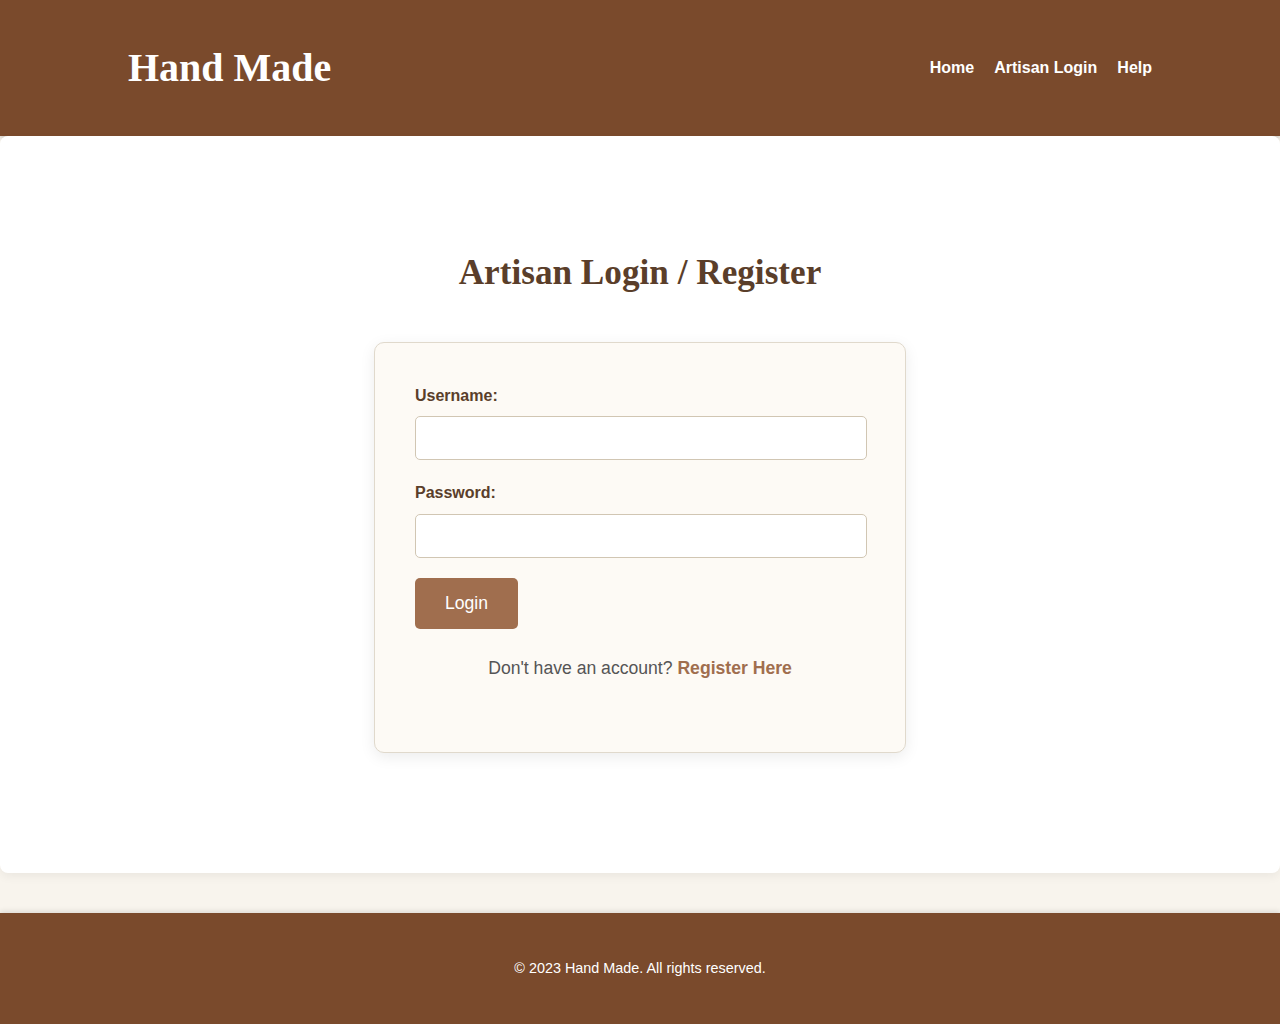
<file: artisan_login.html>
<!DOCTYPE html>
<html lang="en">
  <head>
    <meta charset="UTF-8" />
    <meta name="viewport" content="width=device-width, initial-scale=1.0" />
    <title>Hand Made - Artisan Login</title>
    <link rel="stylesheet" href="style.css" />
  </head>
  <body>
    <header>
      <div class="container">
        <h1>Hand Made</h1>
        <nav>
          <ul>
            <li><a href="index.html">Home</a></li>
            <li><a href="artisan_login.html">Artisan Login</a></li>
            <li><a href="help.html">Help</a></li>
          </ul>
        </nav>
      </div>
    </header>

    <main>
      <section id="login-section" class="homely-section">
        <div class="container">
          <h2>Artisan Login / Register</h2>
          <div class="login-form-container">
            <form id="artisanLoginForm">
              <div class="form-group">
                <label for="username">Username:</label>
                <input type="text" id="username" name="username" required />
              </div>
              <div class="form-group">
                <label for="password">Password:</label>
                <input type="password" id="password" name="password" required />
              </div>
              <button type="submit" class="button-primary">Login</button>
              <p class="signup-link">
                Don't have an account? <a href="#">Register Here</a>
              </p>
            </form>

            <div id="upload-tool" style="display: none">
              <h3>Upload Your Craft</h3>
              <input
                type="file"
                id="craftFileUpload"
                accept="image/*,video/*"
                multiple
              />
              <button id="processCraftButton">Generate Story with AI</button>
              <div id="generatedContent">
                <h4>Generated Heading:</h4>
                <p id="aiHeading"></p>
                <h4>Generated Story:</h4>
                <p id="aiStory"></p>
                <h4>Generated Tags:</h4>
                <p id="aiTags"></p>
                <button id="publishBlogButton">Publish Blog Post</button>
              </div>
            </div>
          </div>
        </div>
      </section>
    </main>

    <footer>
      <div class="container">
        <p>&copy; 2023 Hand Made. All rights reserved.</p>
      </div>
    </footer>

    <script src="script.js"></script>
  </body>
</html>
</file>
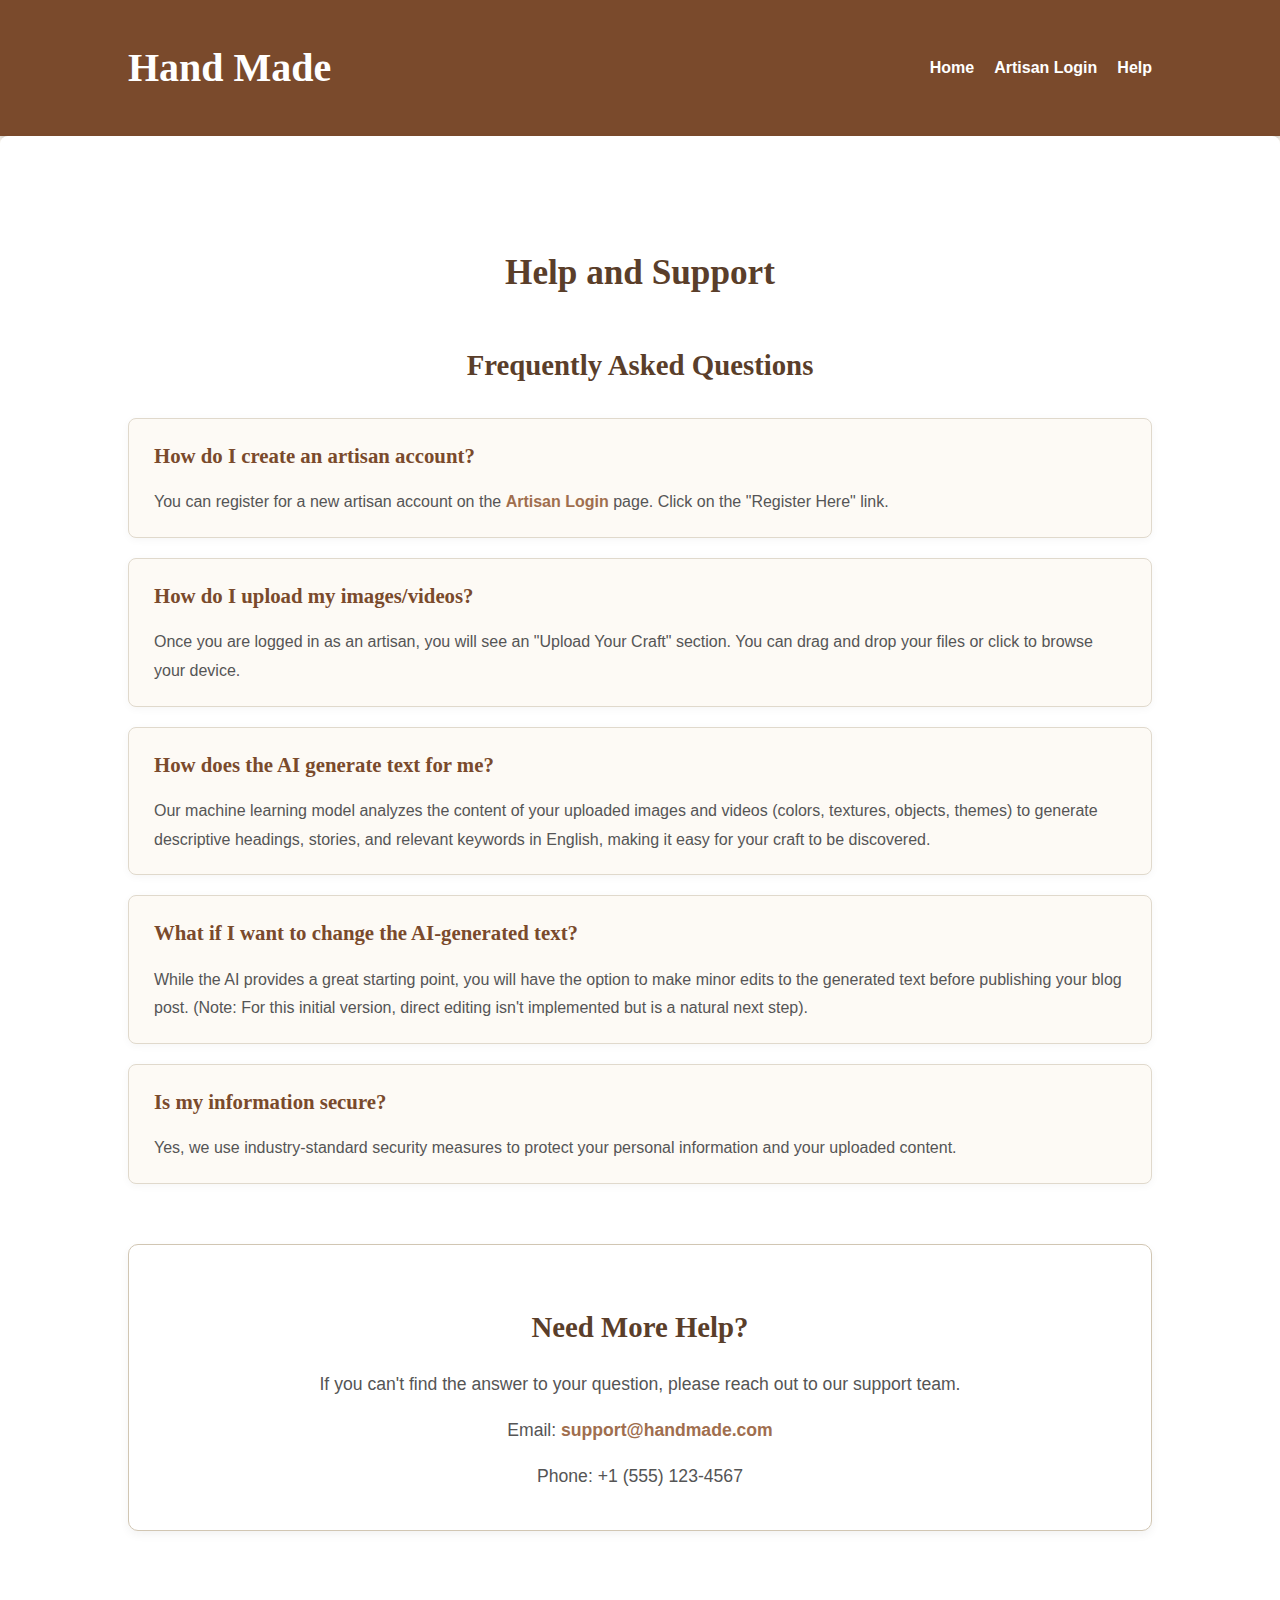
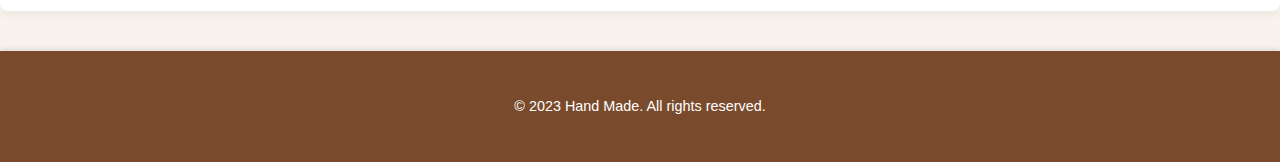
<file: help.html>
<!DOCTYPE html>
<html lang="en">
  <head>
    <meta charset="UTF-8" />
    <meta name="viewport" content="width=device-width, initial-scale=1.0" />
    <title>Hand Made - Help</title>
    <link rel="stylesheet" href="style.css" />
  </head>
  <body>
    <header>
      <div class="container">
        <h1>Hand Made</h1>
        <nav>
          <ul>
            <li><a href="index.html">Home</a></li>
            <li><a href="artisan_login.html">Artisan Login</a></li>
            <li><a href="help.html">Help</a></li>
          </ul>
        </nav>
      </div>
    </header>

    <main>
      <section id="help-section" class="homely-section">
        <div class="container">
          <h2>Help and Support</h2>
          <div class="faq-section">
            <h3>Frequently Asked Questions</h3>
            <div class="faq-item">
              <h4>How do I create an artisan account?</h4>
              <p>
                You can register for a new artisan account on the
                <a href="artisan_login.html">Artisan Login</a> page. Click on
                the "Register Here" link.
              </p>
            </div>
            <div class="faq-item">
              <h4>How do I upload my images/videos?</h4>
              <p>
                Once you are logged in as an artisan, you will see an "Upload
                Your Craft" section. You can drag and drop your files or click
                to browse your device.
              </p>
            </div>
            <div class="faq-item">
              <h4>How does the AI generate text for me?</h4>
              <p>
                Our machine learning model analyzes the content of your uploaded
                images and videos (colors, textures, objects, themes) to
                generate descriptive headings, stories, and relevant keywords in
                English, making it easy for your craft to be discovered.
              </p>
            </div>
            <div class="faq-item">
              <h4>What if I want to change the AI-generated text?</h4>
              <p>
                While the AI provides a great starting point, you will have the
                option to make minor edits to the generated text before
                publishing your blog post. (Note: For this initial version,
                direct editing isn't implemented but is a natural next step).
              </p>
            </div>
            <div class="faq-item">
              <h4>Is my information secure?</h4>
              <p>
                Yes, we use industry-standard security measures to protect your
                personal information and your uploaded content.
              </p>
            </div>
          </div>

          <div class="contact-section">
            <h3>Need More Help?</h3>
            <p>
              If you can't find the answer to your question, please reach out to
              our support team.
            </p>
            <p>
              Email:
              <a href="mailto:support@handmade.com">support@handmade.com</a>
            </p>
            <p>Phone: +1 (555) 123-4567</p>
          </div>
        </div>
      </section>
    </main>

    <footer>
      <div class="container">
        <p>&copy; 2023 Hand Made. All rights reserved.</p>
      </div>
    </footer>

    <script src="script.js"></script>
  </body>
</html>
</file>
<file: style.css>
/* General Body and Container */
body {
    font-family: 'Segoe UI', Tahoma, Geneva, Verdana, sans-serif;
    margin: 0;
    padding: 0;
    background-color: #f8f4ed; /* A warm, homely background */
    color: #333;
    line-height: 1.6;
}

.container {
    width: 80%;
    max-width: 1200px;
    margin: 0 auto;
    padding: 20px 0;
}

/* Header */
header {
    background-color: #7a4a2c; /* Deep, earthy tone */
    color: #fff;
    padding: 1rem 0;
    box-shadow: 0 2px 5px rgba(0,0,0,0.2);
}

header .container {
    display: flex;
    justify-content: space-between;
    align-items: center;
}

header h1 {
    margin: 0;
    font-size: 2.5em;
    font-family: 'Playfair Display', serif; /* A more elegant font for the title */
}

header nav ul {
    list-style: none;
    margin: 0;
    padding: 0;
    display: flex;
}

header nav ul li {
    margin-left: 20px;
}

header nav ul li a {
    color: #fff;
    text-decoration: none;
    font-weight: bold;
    transition: color 0.3s ease;
}

header nav ul li a:hover {
    color: #ffd700; /* Gold accent on hover */
}

/* Homely Sections */
.homely-section {
    padding: 60px 0;
    text-align: center;
    background-color: #fff; /* White background for content */
    margin-bottom: 20px;
    border-radius: 8px;
    box-shadow: 0 4px 10px rgba(0,0,0,0.05);
}

.homely-section h2, .homely-section h3 {
    color: #5a3e2a; /* Rich brown for headings */
    font-family: 'Playfair Display', serif;
    font-size: 2.2em;
    margin-bottom: 20px;
}

.homely-section p {
    font-size: 1.1em;
    margin-bottom: 30px;
    color: #555;
}

/* Hero Section */
#hero {
    background: linear-gradient(rgba(255, 255, 255, 0.7), rgba(255, 255, 255, 0.7)), url('images/hero-bg.jpg') no-repeat center center/cover; /* Add a placeholder background image */
    color: #333;
    padding: 100px 0;
    border-radius: 0; /* No border radius for hero to stretch full width */
    margin-bottom: 20px;
    box-shadow: none;
}

#hero h2 {
    font-size: 3.5em;
    color: #7a4a2c;
}

.button-primary {
    background-color: #a06e4e; /* A softer, inviting button color */
    color: #fff;
    padding: 15px 30px;
    text-decoration: none;
    border-radius: 5px;
    font-size: 1.1em;
    transition: background-color 0.3s ease;
    border: none;
    cursor: pointer;
}

.button-primary:hover {
    background-color: #7a4a2c;
}

/* Featured Crafts */
.craft-grid {
    display: grid;
    grid-template-columns: repeat(auto-fit, minmax(280px, 1fr));
    gap: 30px;
    margin-top: 40px;
}

.craft-item {
    background-color: #fdfaf5; /* Slightly off-white for individual items */
    border: 1px solid #e0d9cc;
    border-radius: 8px;
    padding: 20px;
    box-shadow: 0 2px 8px rgba(0,0,0,0.05);
    text-align: left;
    transition: transform 0.3s ease, box-shadow 0.3s ease;
}

.craft-item:hover {
    transform: translateY(-5px);
    box-shadow: 0 6px 15px rgba(0,0,0,0.1);
}

.craft-item img {
    max-width: 100%;
    border-radius: 5px;
    margin-bottom: 15px;
    height: 200px;
    object-fit: cover;
    width: 100%;
}

.craft-item h4 {
    color: #7a4a2c;
    font-size: 1.4em;
    margin-top: 0;
    margin-bottom: 10px;
    font-family: 'Playfair Display', serif;
}

.craft-item p {
    font-size: 0.95em;
    color: #666;
    margin-bottom: 15px;
}

.craft-item .view-details {
    display: inline-block;
    background-color: #a06e4e;
    color: #fff;
    padding: 8px 15px;
    text-decoration: none;
    border-radius: 4px;
    font-size: 0.9em;
    transition: background-color 0.3s ease;
}

.craft-item .view-details:hover {
    background-color: #7a4a2c;
}

/* How It Works Section */
#how-it-works .steps {
    display: flex;
    justify-content: space-around;
    gap: 30px;
    margin-top: 40px;
    flex-wrap: wrap; /* Allow wrapping on smaller screens */
}

.step-item {
    flex: 1;
    min-width: 280px;
    background-color: #fdfaf5;
    border: 1px dashed #d1c6b3; /* Dashed border for a handcrafted feel */
    border-radius: 8px;
    padding: 30px;
    box-shadow: 0 2px 5px rgba(0,0,0,0.03);
    text-align: center;
}

.step-item h4 {
    color: #7a4a2c;
    font-size: 1.5em;
    margin-top: 0;
    margin-bottom: 15px;
    font-family: 'Playfair Display', serif;
}

/* Login Form */
.login-form-container {
    max-width: 450px;
    margin: 40px auto;
    background-color: #fdfaf5;
    border: 1px solid #e0d9cc;
    border-radius: 10px;
    padding: 40px;
    box-shadow: 0 4px 15px rgba(0,0,0,0.08);
    text-align: left;
}

.form-group {
    margin-bottom: 20px;
}

.form-group label {
    display: block;
    margin-bottom: 8px;
    font-weight: bold;
    color: #5a3e2a;
}

.form-group input[type="text"],
.form-group input[type="password"] {
    width: calc(100% - 20px);
    padding: 12px 10px;
    border: 1px solid #d1c6b3;
    border-radius: 5px;
    font-size: 1em;
    transition: border-color 0.3s ease;
}

.form-group input[type="text"]:focus,
.form-group input[type="password"]:focus {
    border-color: #a06e4e;
    outline: none;
}

.signup-link {
    text-align: center;
    margin-top: 25px;
    font-size: 0.95em;
    color: #666;
}

.signup-link a {
    color: #a06e4e;
    text-decoration: none;
    font-weight: bold;
}

.signup-link a:hover {
    text-decoration: underline;
}

/* Upload Tool */
#upload-tool {
    margin-top: 40px;
    padding-top: 30px;
    border-top: 1px dashed #d1c6b3;
    text-align: center;
}

#upload-tool h3 {
    color: #5a3e2a;
    font-family: 'Playfair Display', serif;
    margin-bottom: 25px;
}

#craftFileUpload {
    display: block;
    width: 100%;
    padding: 15px;
    border: 2px dashed #a06e4e;
    border-radius: 8px;
    background-color: #fdfaf5;
    margin-bottom: 20px;
    cursor: pointer;
    font-size: 1em;
    color: #7a4a2c;
}

#craftFileUpload::file-selector-button {
    background-color: #a06e4e;
    color: white;
    border: none;
    padding: 8px 15px;
    border-radius: 4px;
    cursor: pointer;
    margin-right: 15px;
    transition: background-color 0.3s ease;
}

#craftFileUpload::file-selector-button:hover {
    background-color: #7a4a2c;
}

#generatedContent {
    margin-top: 30px;
    padding: 25px;
    background-color: #fdfaf5;
    border: 1px solid #e0d9cc;
    border-radius: 8px;
    text-align: left;
    box-shadow: inset 0 1px 3px rgba(0,0,0,0.05);
}

#generatedContent h4 {
    color: #7a4a2c;
    font-size: 1.3em;
    margin-top: 0;
    margin-bottom: 10px;
    font-family: 'Playfair Display', serif;
}

#generatedContent p {
    font-size: 1em;
    color: #555;
    margin-bottom: 20px;
    padding: 10px;
    background-color: #fff;
    border: 1px solid #eee;
    border-radius: 5px;
    min-height: 40px; /* Ensure visibility even if content is short */
}

/* Help Page */
.faq-section {
    margin-top: 40px;
    text-align: left;
}

.faq-section h3 {
    color: #5a3e2a;
    font-family: 'Playfair Display', serif;
    font-size: 1.8em;
    margin-bottom: 30px;
    text-align: center;
}

.faq-item {
    background-color: #fdfaf5;
    border: 1px solid #e0d9cc;
    border-radius: 8px;
    padding: 20px 25px;
    margin-bottom: 20px;
    box-shadow: 0 2px 8px rgba(0,0,0,0.04);
}

.faq-item h4 {
    color: #7a4a2c;
    font-size: 1.3em;
    margin-top: 0;
    margin-bottom: 10px;
    font-family: 'Playfair Display', serif;
    cursor: pointer; /* Indicate it's clickable for potential accordion */
}

.faq-item p {
    font-size: 1em;
    color: #555;
    margin-bottom: 0;
    line-height: 1.8;
}

.faq-item a {
    color: #a06e4e;
    text-decoration: none;
    font-weight: bold;
}

.faq-item a:hover {
    text-decoration: underline;
}

.contact-section {
    margin-top: 60px;
    padding: 30px;
    background-color: #fff;
    border: 1px solid #d1c6b3;
    border-radius: 10px;
    text-align: center;
    box-shadow: 0 4px 10px rgba(0,0,0,0.05);
}

.contact-section h3 {
    color: #5a3e2a;
    font-family: 'Playfair Display', serif;
    font-size: 1.8em;
    margin-bottom: 20px;
}

.contact-section p {
    font-size: 1.1em;
    color: #555;
    margin-bottom: 10px;
}

.contact-section a {
    color: #a06e4e;
    text-decoration: none;
    font-weight: bold;
}

.contact-section a:hover {
    text-decoration: underline;
}

/* Footer */
footer {
    background-color: #7a4a2c;
    color: #fff;
    text-align: center;
    padding: 1.5rem 0;
    margin-top: 40px;
    box-shadow: 0 -2px 5px rgba(0,0,0,0.1);
}

footer p {
    margin: 0;
    font-size: 0.9em;
}

/* Responsive Design */
@media (max-width: 768px) {
    .container {
        width: 90%;
        padding: 15px 0;
    }

    header .container {
        flex-direction: column;
        text-align: center;
    }

    header h1 {
        font-size: 2em;
        margin-bottom: 15px;
    }

    header nav ul {
        flex-direction: column;
        gap: 10px;
    }

    header nav ul li {
        margin-left: 0;
    }

    .homely-section {
        padding: 40px 0;
    }

    #hero h2 {
        font-size: 2.5em;
    }

    .craft-grid, .steps {
        grid-template-columns: 1fr;
    }

    .step-item {
        min-width: unset;
        width: 100%;
    }

    .login-form-container {
        padding: 30px;
        margin: 20px auto;
    }
}
</file>
